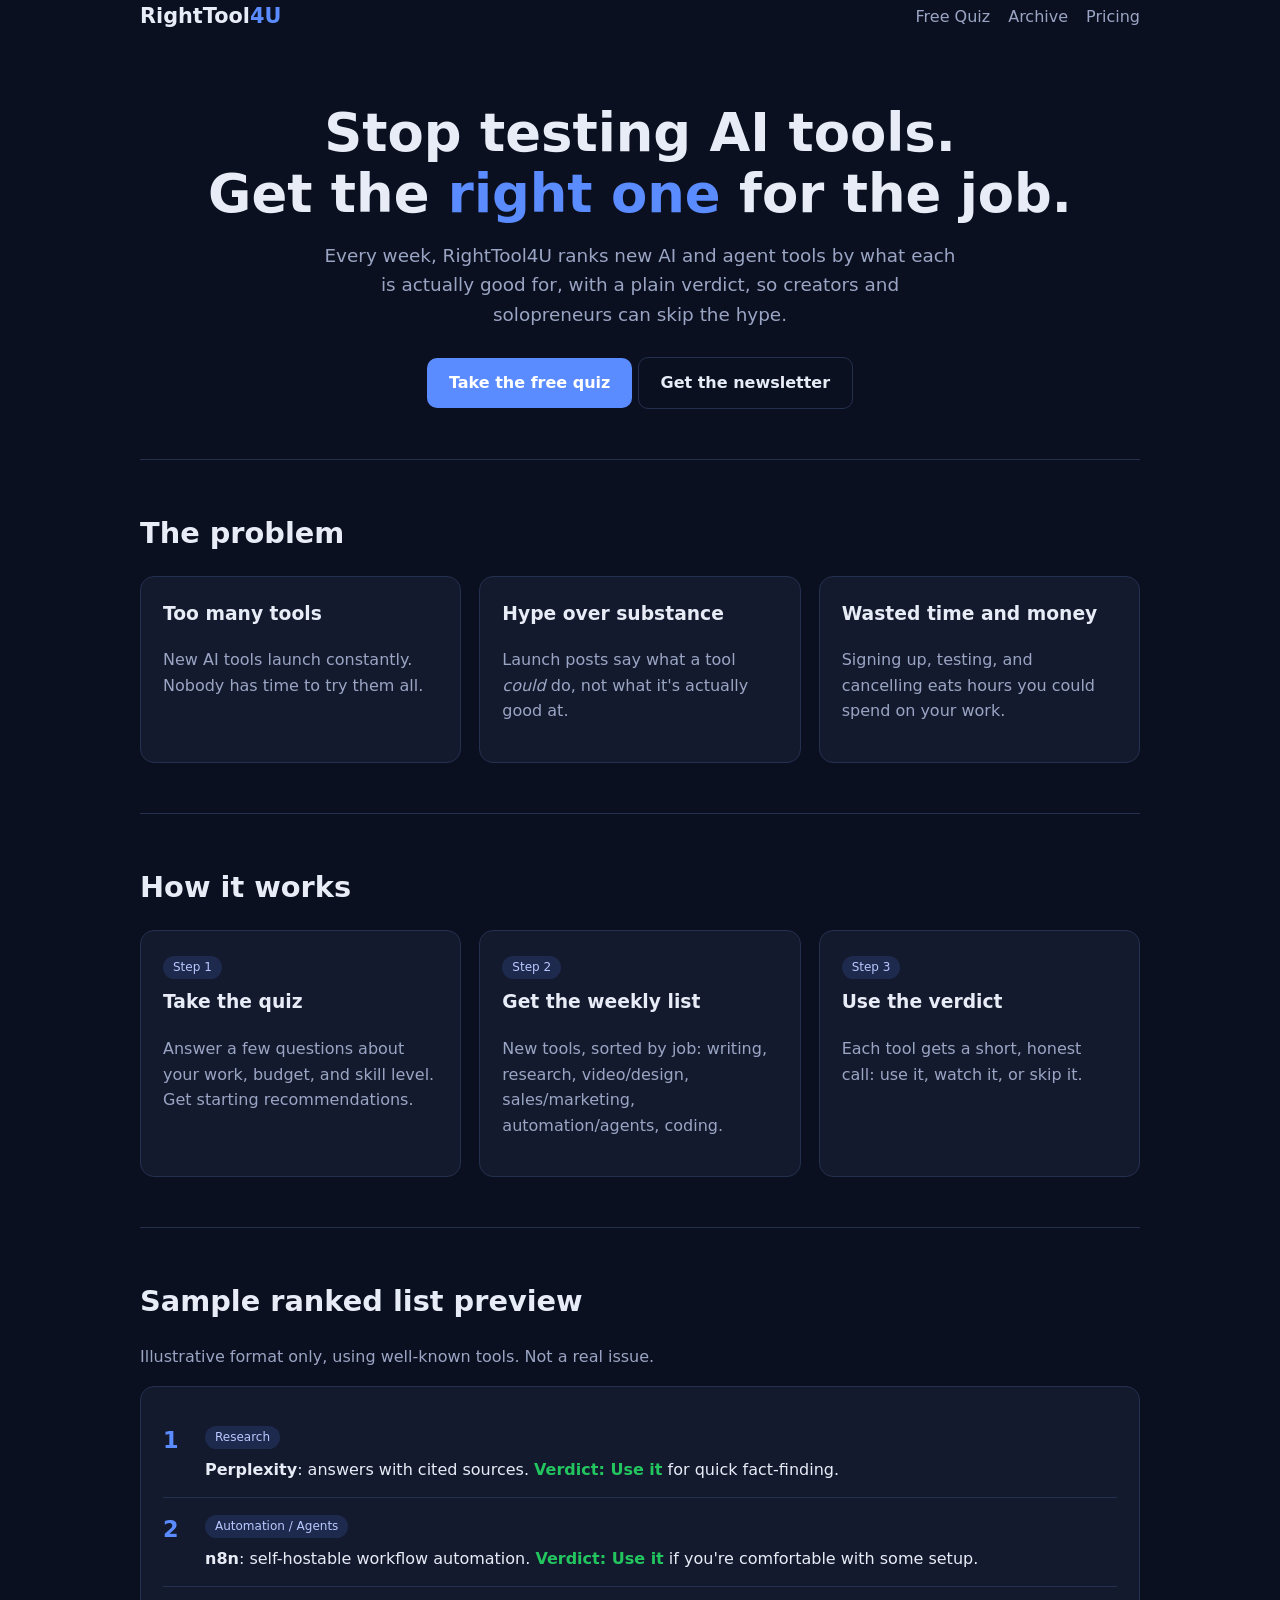
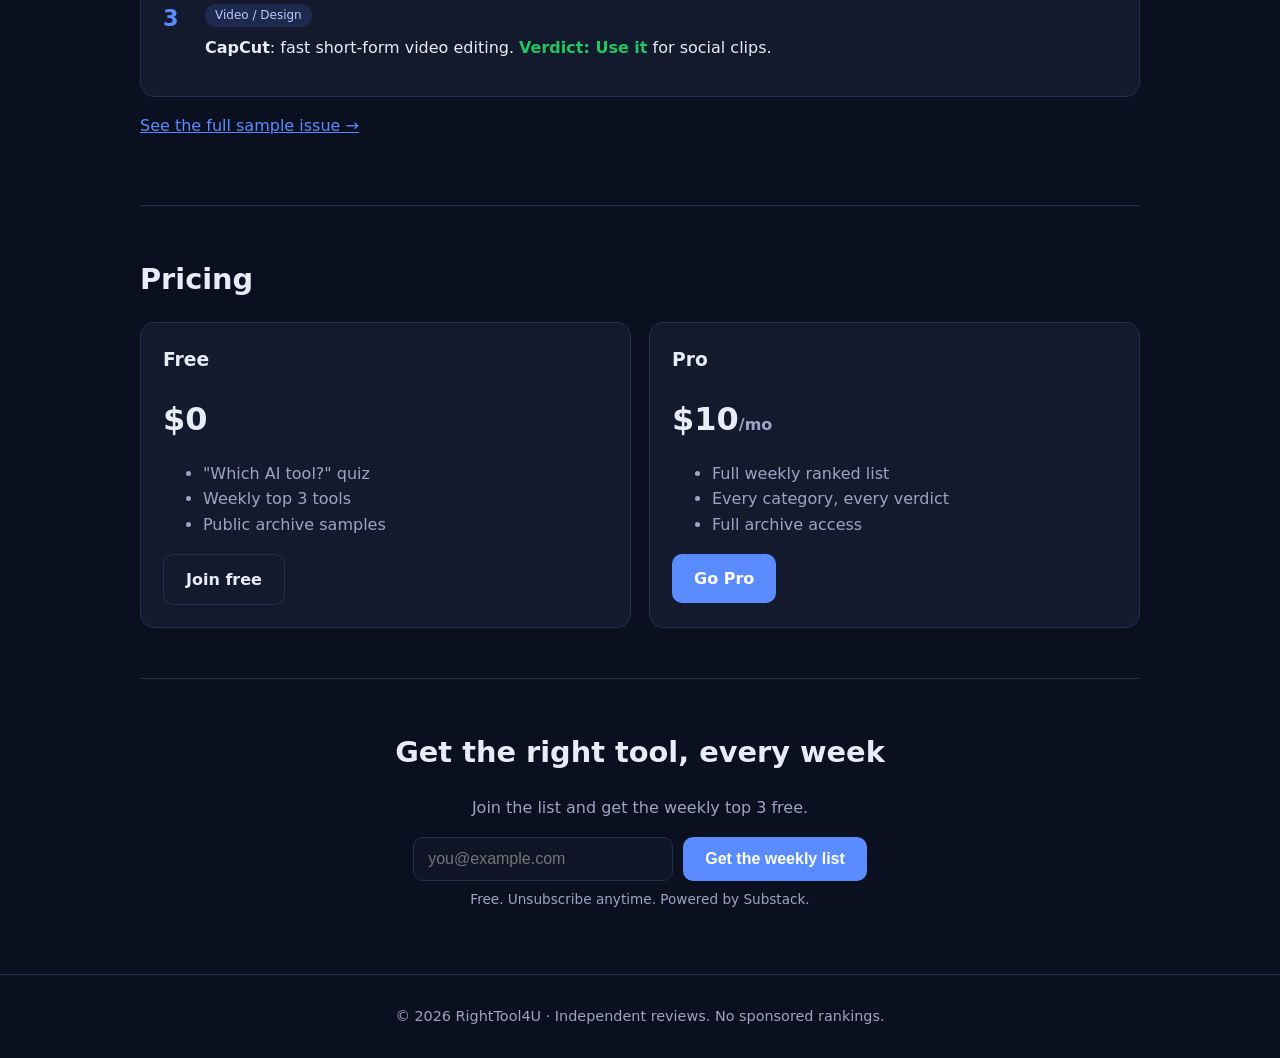
<file: index.html>
<!doctype html><html lang="en"><head><meta charset="utf-8"><meta name="viewport" content="width=device-width,initial-scale=1"><title>RightTool4U: The right AI tool for the job</title><meta name="description" content="A weekly ranked list of new AI and agent tools, sorted by what each one is actually good for."><link rel="stylesheet" href="style.css"></head><body>
<nav class="wrap"><a class="logo" href="index.html">RightTool<span>4U</span></a><ul><li><a href="quiz.html">Free Quiz</a></li><li><a href="archive.html">Archive</a></li><li><a href="index.html#pricing">Pricing</a></li></ul></nav>
<header class="hero wrap"><h1>Stop testing AI tools.<br>Get the <span style="color:var(--acc)">right one</span> for the job.</h1><p>Every week, RightTool4U ranks new AI and agent tools by what each is actually good for, with a plain verdict, so creators and solopreneurs can skip the hype.</p><a class="btn" href="quiz.html">Take the free quiz</a> <a class="btn alt" href="#signup">Get the newsletter</a></header>
<main class="wrap">
<section><h2>The problem</h2><div class="grid"><div class="card"><h3>Too many tools</h3><p class="mute">New AI tools launch constantly. Nobody has time to try them all.</p></div><div class="card"><h3>Hype over substance</h3><p class="mute">Launch posts say what a tool <em>could</em> do, not what it's actually good at.</p></div><div class="card"><h3>Wasted time and money</h3><p class="mute">Signing up, testing, and cancelling eats hours you could spend on your work.</p></div></div></section>
<section><h2>How it works</h2><div class="grid"><div class="card"><span class="tag">Step 1</span><h3>Take the quiz</h3><p class="mute">Answer a few questions about your work, budget, and skill level. Get starting recommendations.</p></div><div class="card"><span class="tag">Step 2</span><h3>Get the weekly list</h3><p class="mute">New tools, sorted by job: writing, research, video/design, sales/marketing, automation/agents, coding.</p></div><div class="card"><span class="tag">Step 3</span><h3>Use the verdict</h3><p class="mute">Each tool gets a short, honest call: use it, watch it, or skip it.</p></div></div></section>
<section><h2>Sample ranked list preview</h2><p class="mute">Illustrative format only, using well-known tools. Not a real issue.</p><div class="card">
<div class="rank"><b class="n">1</b><div><span class="tag">Research</span><br><b>Perplexity</b>: answers with cited sources. <span class="verdict">Verdict: Use it</span> for quick fact-finding.</div></div>
<div class="rank"><b class="n">2</b><div><span class="tag">Automation / Agents</span><br><b>n8n</b>: self-hostable workflow automation. <span class="verdict">Verdict: Use it</span> if you're comfortable with some setup.</div></div>
<div class="rank"><b class="n">3</b><div><span class="tag">Video / Design</span><br><b>CapCut</b>: fast short-form video editing. <span class="verdict">Verdict: Use it</span> for social clips.</div></div>
</div><p><a href="archive.html">See the full sample issue &rarr;</a></p></section>
<section id="pricing"><h2>Pricing</h2><div class="grid"><div class="card"><h3>Free</h3><div class="price">$0</div><ul class="mute"><li>"Which AI tool?" quiz</li><li>Weekly top 3 tools</li><li>Public archive samples</li></ul><a class="btn alt" href="#signup">Join free</a></div><div class="card"><h3>Pro</h3><div class="price">$10<span class="mute" style="font-size:1rem">/mo</span></div><ul class="mute"><li>Full weekly ranked list</li><li>Every category, every verdict</li><li>Full archive access</li></ul><a class="btn" href="https://righttool4u.substack.com/subscribe" target="_blank" rel="noopener">Go Pro</a></div></div></section>
<section id="signup" style="text-align:center"><h2>Get the right tool, every week</h2><p class="mute">Join the list and get the weekly top 3 free.</p>
<!-- Substack signup: sends email to righttool4u.substack.com/subscribe in a new tab -->
<form class="signup" action="https://righttool4u.substack.com/subscribe" method="get" target="_blank"><input type="email" name="email" placeholder="you@example.com" required><button class="btn" type="submit">Get the weekly list</button></form><p class="note">Free. Unsubscribe anytime. Powered by Substack.</p></section>
</main><footer>&copy; 2026 RightTool4U &middot; Independent reviews. No sponsored rankings.</footer></body></html>
</file>
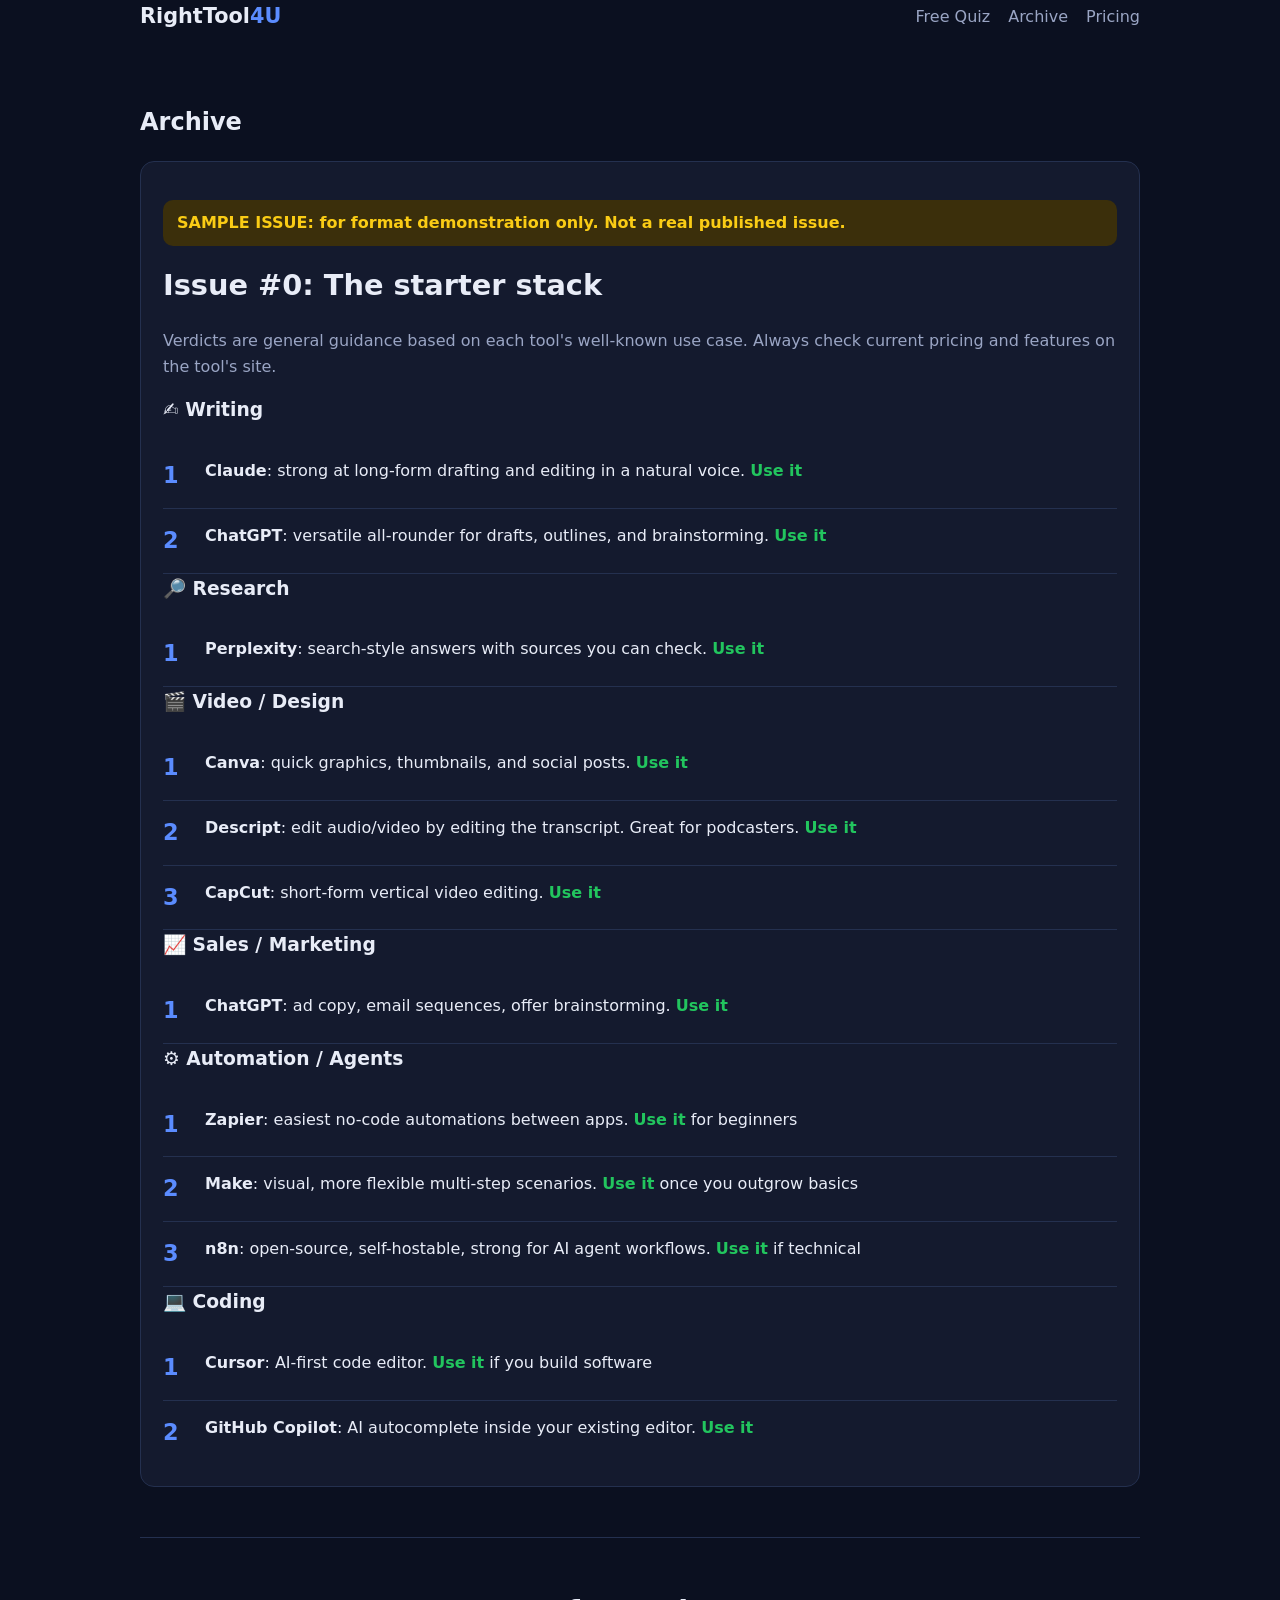
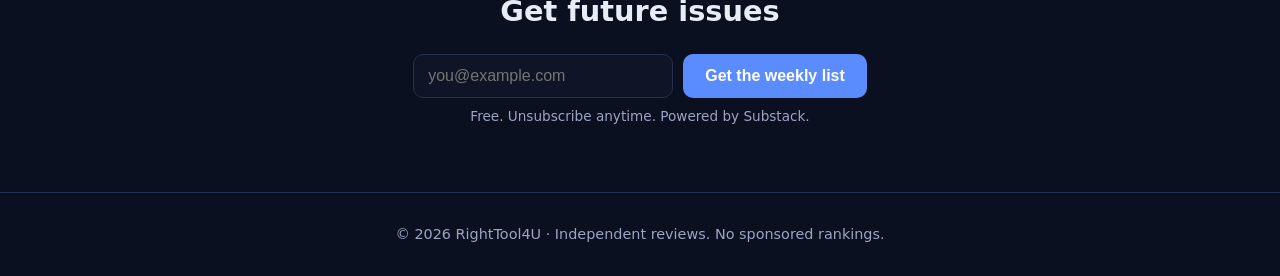
<file: archive.html>
<!doctype html><html lang="en"><head><meta charset="utf-8"><meta name="viewport" content="width=device-width,initial-scale=1"><title>Archive · RightTool4U</title><link rel="stylesheet" href="style.css"></head><body>
<nav class="wrap"><a class="logo" href="index.html">RightTool<span>4U</span></a><ul><li><a href="quiz.html">Free Quiz</a></li><li><a href="archive.html">Archive</a></li><li><a href="index.html#pricing">Pricing</a></li></ul></nav><main class="wrap"><section style="border:0"><h1>Archive</h1>
<article class="card"><p class="sample-banner">SAMPLE ISSUE: for format demonstration only. Not a real published issue.</p><h2>Issue #0: The starter stack</h2><p class="mute">Verdicts are general guidance based on each tool's well-known use case. Always check current pricing and features on the tool's site.</p>
<h3>✍️ Writing</h3><div class="rank"><b class="n">1</b><div><b>Claude</b>: strong at long-form drafting and editing in a natural voice. <span class="verdict">Use it</span></div></div><div class="rank"><b class="n">2</b><div><b>ChatGPT</b>: versatile all-rounder for drafts, outlines, and brainstorming. <span class="verdict">Use it</span></div></div>
<h3>🔎 Research</h3><div class="rank"><b class="n">1</b><div><b>Perplexity</b>: search-style answers with sources you can check. <span class="verdict">Use it</span></div></div>
<h3>🎬 Video / Design</h3><div class="rank"><b class="n">1</b><div><b>Canva</b>: quick graphics, thumbnails, and social posts. <span class="verdict">Use it</span></div></div><div class="rank"><b class="n">2</b><div><b>Descript</b>: edit audio/video by editing the transcript. Great for podcasters. <span class="verdict">Use it</span></div></div><div class="rank"><b class="n">3</b><div><b>CapCut</b>: short-form vertical video editing. <span class="verdict">Use it</span></div></div>
<h3>📈 Sales / Marketing</h3><div class="rank"><b class="n">1</b><div><b>ChatGPT</b>: ad copy, email sequences, offer brainstorming. <span class="verdict">Use it</span></div></div>
<h3>⚙️ Automation / Agents</h3><div class="rank"><b class="n">1</b><div><b>Zapier</b>: easiest no-code automations between apps. <span class="verdict">Use it</span> for beginners</div></div><div class="rank"><b class="n">2</b><div><b>Make</b>: visual, more flexible multi-step scenarios. <span class="verdict">Use it</span> once you outgrow basics</div></div><div class="rank"><b class="n">3</b><div><b>n8n</b>: open-source, self-hostable, strong for AI agent workflows. <span class="verdict">Use it</span> if technical</div></div>
<h3>💻 Coding</h3><div class="rank"><b class="n">1</b><div><b>Cursor</b>: AI-first code editor. <span class="verdict">Use it</span> if you build software</div></div><div class="rank"><b class="n">2</b><div><b>GitHub Copilot</b>: AI autocomplete inside your existing editor. <span class="verdict">Use it</span></div></div>
</article></section><section style="text-align:center"><h2>Get future issues</h2><!-- Substack signup: sends email to righttool4u.substack.com/subscribe in a new tab -->
<form class="signup" action="https://righttool4u.substack.com/subscribe" method="get" target="_blank"><input type="email" name="email" placeholder="you@example.com" required><button class="btn" type="submit">Get the weekly list</button></form><p class="note">Free. Unsubscribe anytime. Powered by Substack.</p></section></main><footer>&copy; 2026 RightTool4U &middot; Independent reviews. No sponsored rankings.</footer></body></html>
</file>
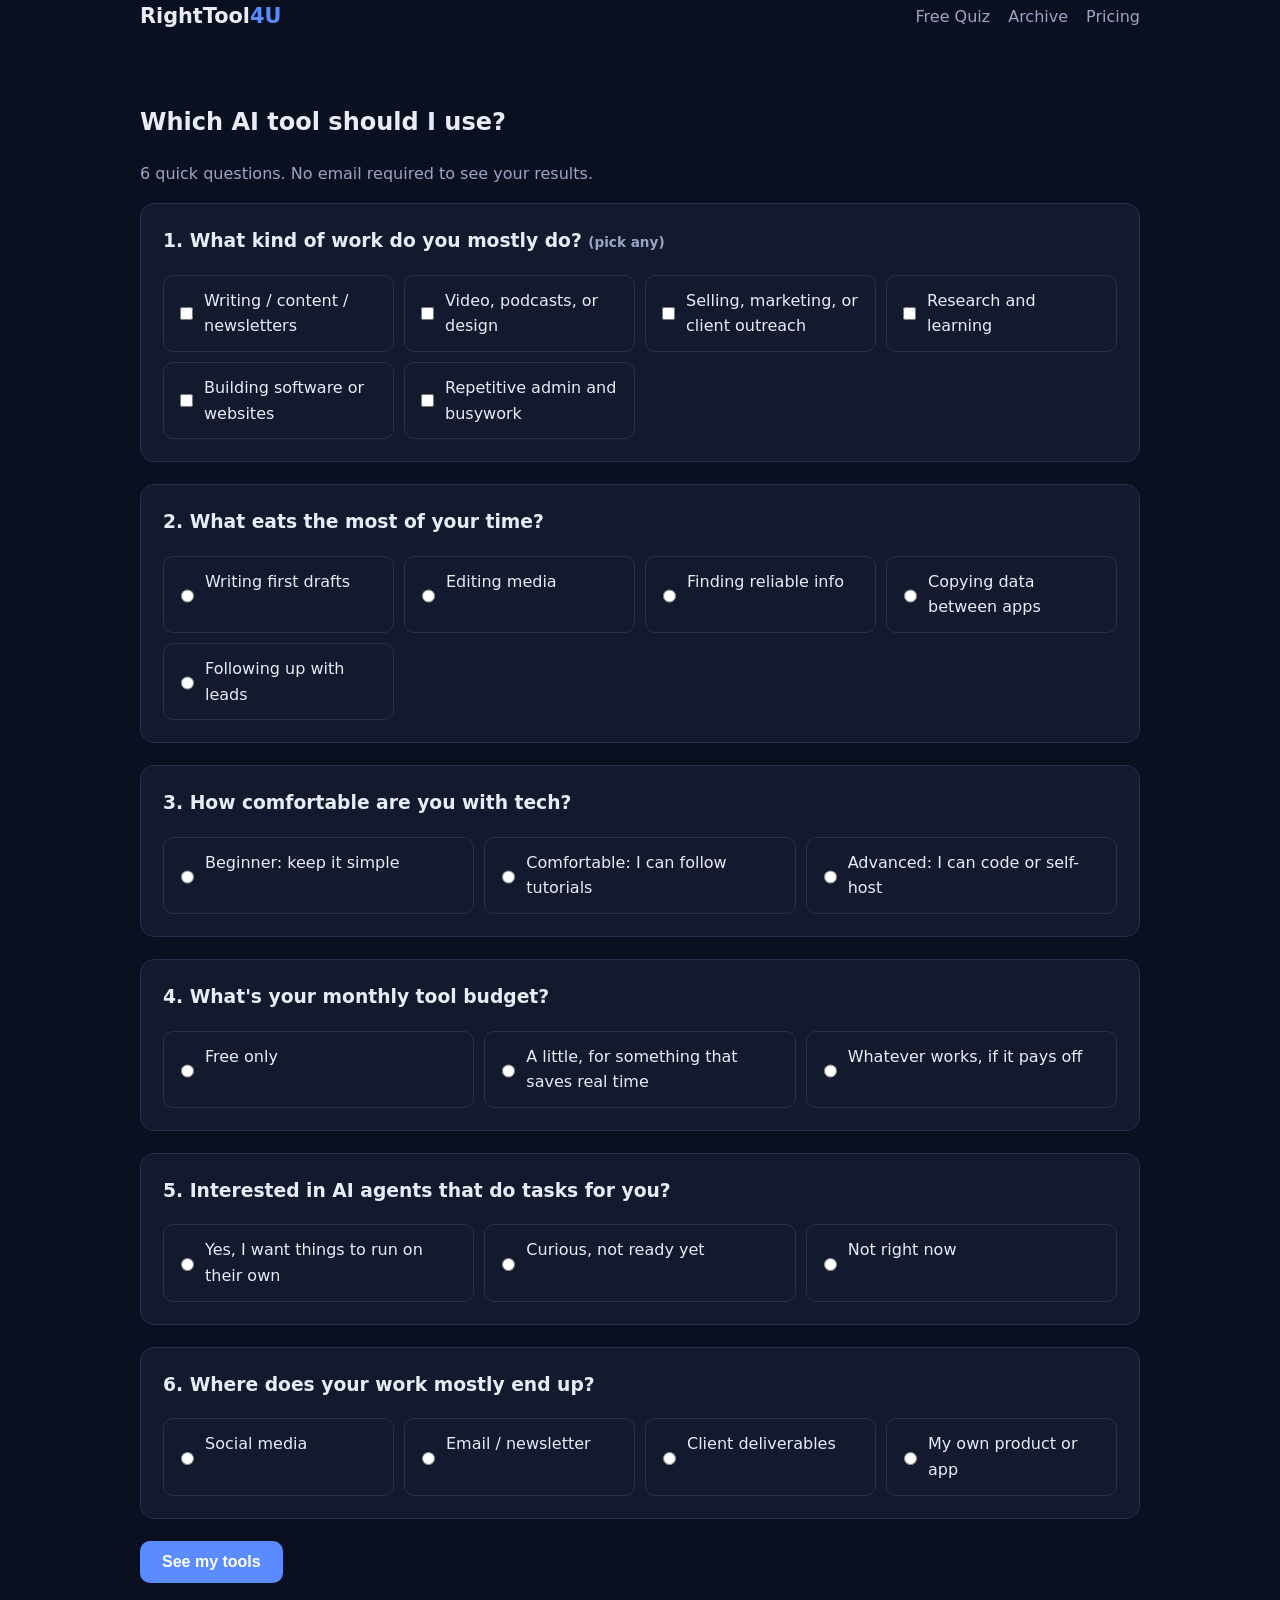
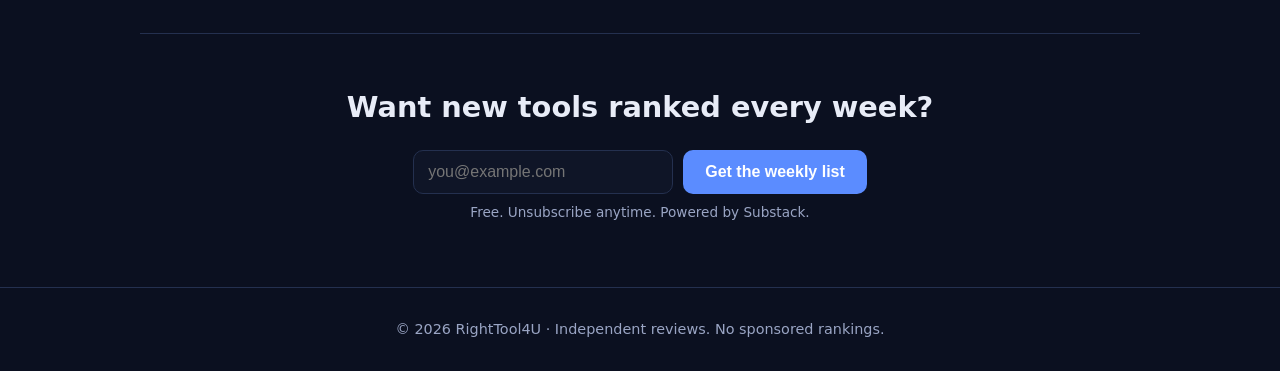
<file: quiz.html>
<!doctype html><html lang="en"><head><meta charset="utf-8"><meta name="viewport" content="width=device-width,initial-scale=1"><title>Which AI tool should I use? · RightTool4U</title><link rel="stylesheet" href="style.css"></head><body>
<nav class="wrap"><a class="logo" href="index.html">RightTool<span>4U</span></a><ul><li><a href="quiz.html">Free Quiz</a></li><li><a href="archive.html">Archive</a></li><li><a href="index.html#pricing">Pricing</a></li></ul></nav><main class="wrap"><section style="border:0"><h1>Which AI tool should I use?</h1><p class="mute">6 quick questions. No email required to see your results.</p>
<form id="quiz"></form><div id="result"></div></section>
<section id="signup" style="text-align:center"><h2>Want new tools ranked every week?</h2><!-- Substack signup: sends email to righttool4u.substack.com/subscribe in a new tab -->
<form class="signup" action="https://righttool4u.substack.com/subscribe" method="get" target="_blank"><input type="email" name="email" placeholder="you@example.com" required><button class="btn" type="submit">Get the weekly list</button></form><p class="note">Free. Unsubscribe anytime. Powered by Substack.</p></section></main><footer>&copy; 2026 RightTool4U &middot; Independent reviews. No sponsored rankings.</footer>
<script src="quiz.js"></script></body></html>
</file>
<file: style.css>
:root{--bg:#0b1020;--card:#141a2e;--ink:#e8ecf7;--mute:#9aa5c4;--acc:#5b8cff;--acc2:#22c55e;--line:#24304f}
*{box-sizing:border-box}body{margin:0;font-family:system-ui,-apple-system,Segoe UI,Roboto,sans-serif;background:var(--bg);color:var(--ink);line-height:1.6}
a{color:var(--acc)}.wrap{max-width:1040px;margin:0 auto;padding:0 20px}
nav{display:flex;justify-content:space-between;align-items:center;padding:18px 0}nav .logo{font-weight:800;font-size:1.3rem;color:var(--ink);text-decoration:none}nav .logo span{color:var(--acc)}
nav ul{list-style:none;display:flex;gap:18px;margin:0;padding:0}nav ul a{color:var(--mute);text-decoration:none}nav ul a:hover{color:var(--ink)}
.hero{text-align:center;padding:70px 0 50px}.hero h1{font-size:clamp(2rem,5vw,3.3rem);line-height:1.15;margin:0 0 16px}.hero p{color:var(--mute);font-size:1.15rem;max-width:640px;margin:0 auto 28px}
.btn{display:inline-block;background:var(--acc);color:#fff;padding:12px 22px;border-radius:10px;text-decoration:none;font-weight:600;border:0;cursor:pointer;font-size:1rem}.btn.alt{background:transparent;border:1px solid var(--line);color:var(--ink)}
section{padding:50px 0;border-top:1px solid var(--line)}h2{font-size:1.8rem;margin:0 0 20px}
.grid{display:grid;gap:18px;grid-template-columns:repeat(auto-fit,minmax(240px,1fr))}.card{background:var(--card);border:1px solid var(--line);border-radius:14px;padding:22px}
.card h3{margin-top:0}.mute{color:var(--mute)}.tag{display:inline-block;font-size:.75rem;padding:2px 10px;border-radius:99px;background:#1e2a4d;color:#b9c8ff;margin-bottom:8px}
.rank{display:flex;gap:14px;align-items:flex-start;padding:14px 0;border-bottom:1px solid var(--line)}.rank:last-child{border:0}.rank b.n{font-size:1.4rem;color:var(--acc);min-width:28px}
.verdict{color:var(--acc2);font-weight:600}.price{font-size:2rem;font-weight:800}.badge{background:#3b2f0b;color:#facc15;font-size:.75rem;padding:2px 10px;border-radius:99px}
form.signup{display:flex;gap:10px;flex-wrap:wrap;justify-content:center;margin-top:16px}form.signup input{padding:12px 14px;border-radius:10px;border:1px solid var(--line);background:#0f1527;color:var(--ink);min-width:260px;font-size:1rem}
.note{font-size:.85rem;color:var(--mute);margin-top:8px}footer{padding:30px 0;color:var(--mute);font-size:.9rem;border-top:1px solid var(--line);text-align:center}
.q{margin-bottom:22px}.opts{display:grid;gap:10px;grid-template-columns:repeat(auto-fit,minmax(200px,1fr))}.opts label{background:var(--card);border:1px solid var(--line);border-radius:10px;padding:12px;cursor:pointer;display:flex;gap:8px}.opts label:has(input:checked){border-color:var(--acc)}
.sample-banner{background:#3b2f0b;color:#facc15;padding:10px 14px;border-radius:10px;font-weight:600}
@media(max-width:600px){nav ul{gap:10px;font-size:.9rem}.hero{padding:40px 0}}
</file>
